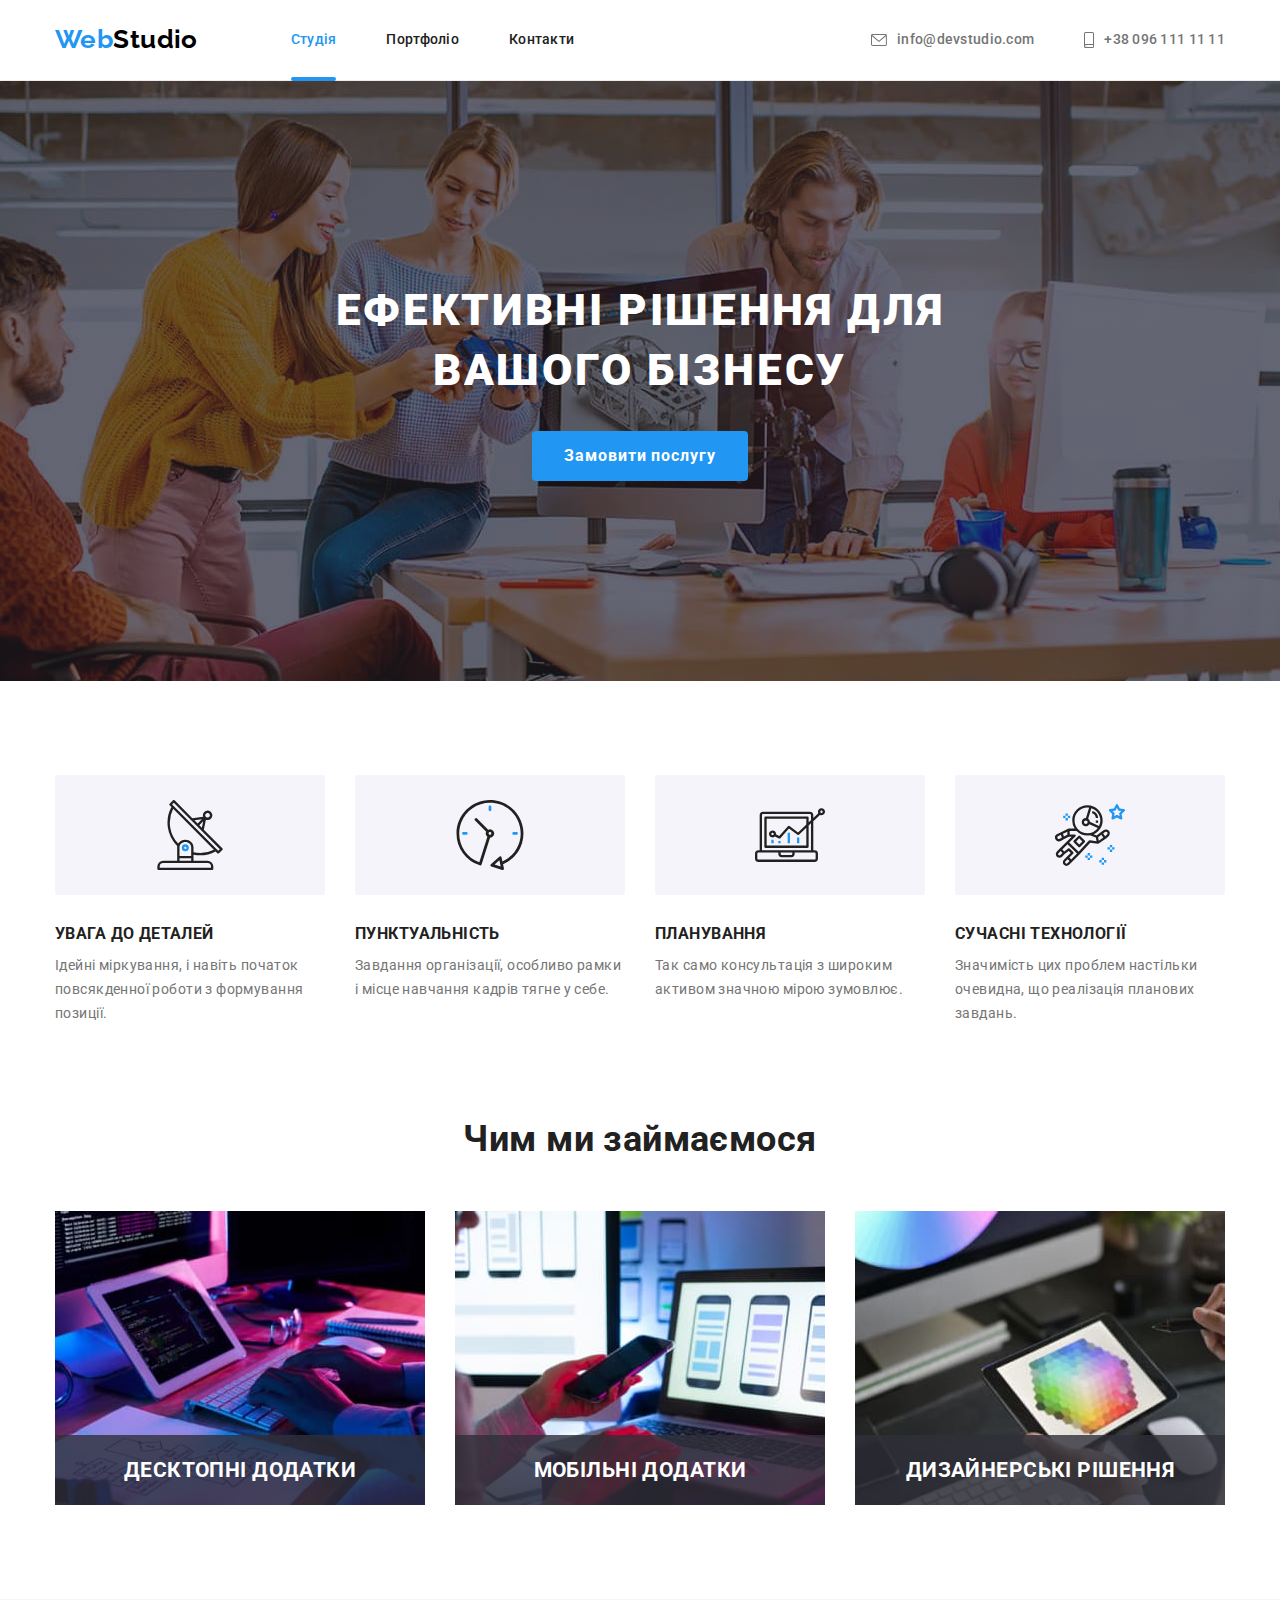
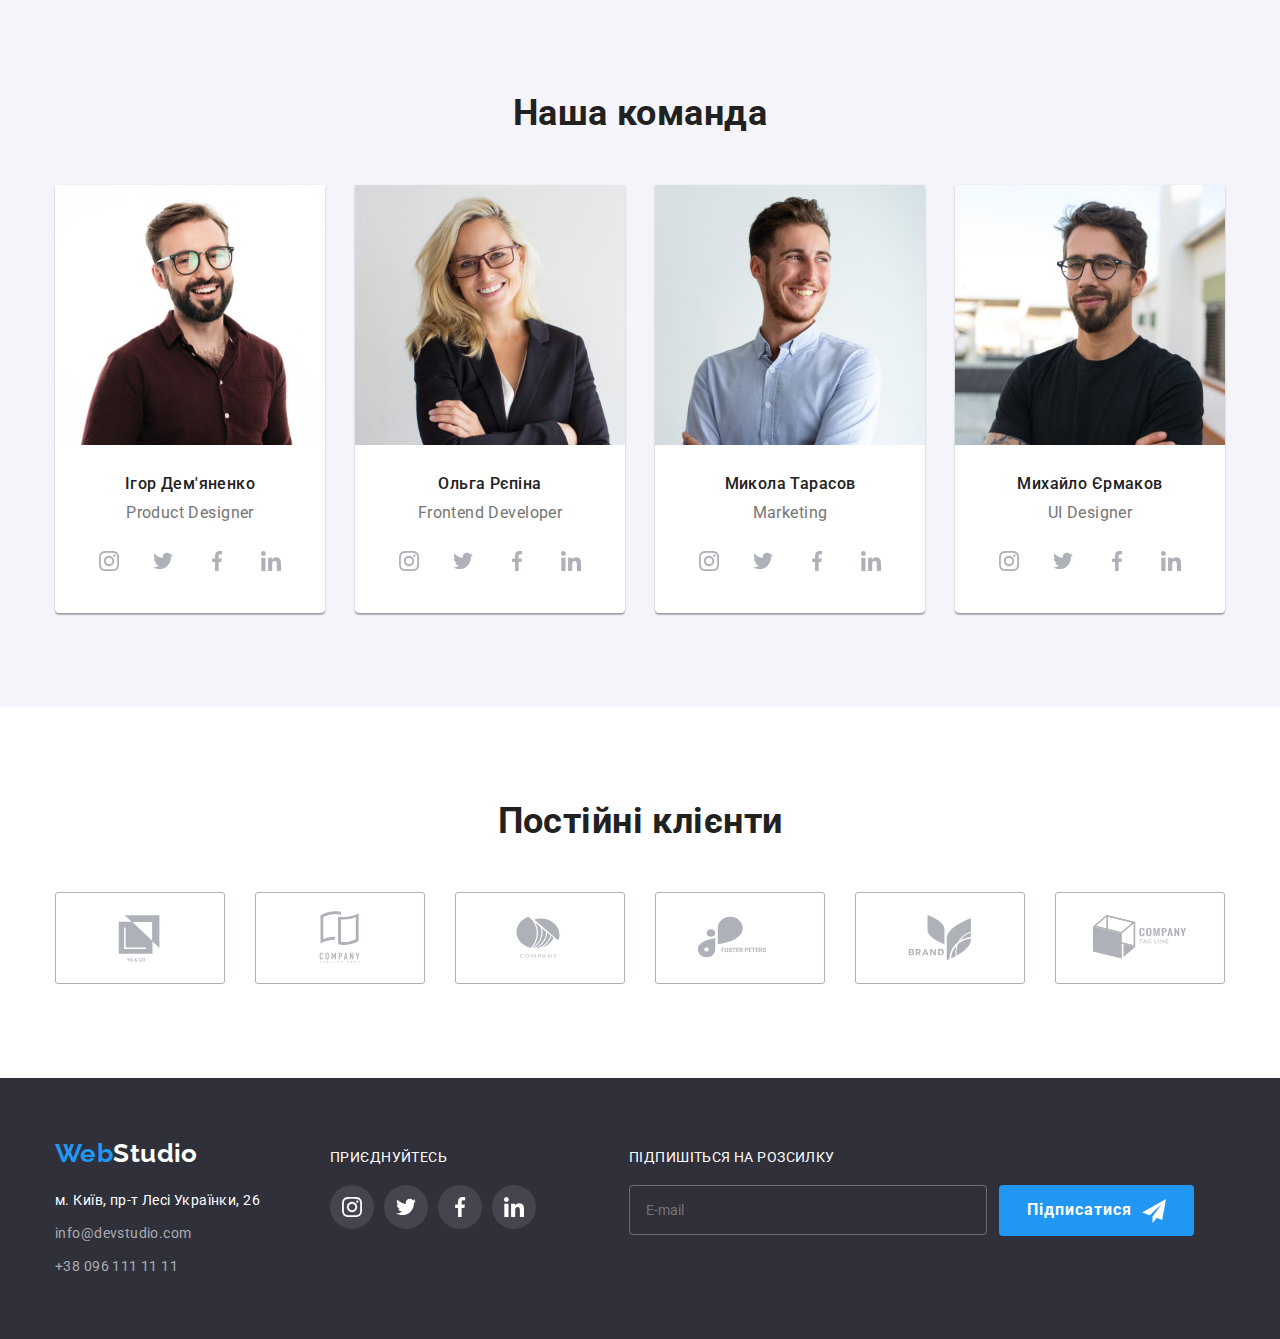
<file: index.html>
<!DOCTYPE html>
<html lang="uk">
  <head>
    <meta charset="UTF-8" />
    <meta http-equiv="X-UA-Compatible" content="IE=edge" />
    <meta name="viewport" content="width=device-width, initial-scale=1.0" />
    <title>Document</title>
    <link rel="preconnect" href="https://fonts.googleapis.com" />
    <link rel="preconnect" href="https://fonts.gstatic.com" crossorigin />
    <link
      href="https://fonts.googleapis.com/css2?family=Raleway:wght@700&family=Roboto:wght@400;500;700;900&display=swap"
      rel="stylesheet"
    />
    <link
      rel="stylesheet"
      href="https://cdnjs.cloudflare.com/ajax/libs/modern-normalize/1.1.0/modern-normalize.min.css"
    />
    <link rel="stylesheet" href="./css/css/styles.css" />
  </head>
  <body>
    <!-- Site header-->
    <header>
      <div class="container main-nav">
        <nav class="main-nav">
          <a lang="en" href="./index.html" class="logo"><span>Web</span>Studio </a>
          <ul class="site-nav list">
            <li class="item"><a href="" class="link current nav-link">Студія</a></li>
            <li class="item"><a href="./portfolio.html" class="link">Портфоліо</a></li>
            <li class="item"><a href="" class="link">Контакти</a></li>
          </ul>
        </nav>
        <ul class="con-nav list">
          <li class="item">
            <a href="mailto:info@devstudio.com" class="text-link contacs-tellcon">
              <svg class="item-svg" width="16px" height="12px">
                <use href=".//images/icons.svg/sprite.svg#icon-mail"></use>
              </svg>
              info@devstudio.com
            </a>
          </li>
          <li class="item">
            <a href="tel:+380961111111" class="text-link contacs-tellcon">
              <svg class="item-svg" width="10px" height="16px">
                <use href="./images/icons.svg/sprite.svg#icon-telefon"></use></svg
              >+38 096 111 11 11</a
            >
          </li>
        </ul>
      </div>
    </header>
    <main>
      <!--Hero-->
      <section class="slogan overlay">
        <div class="">
          <div class="container">
            <h1 class="hero-title">Ефективні рішення для вашого бізнесу</h1>
            <button data-modal-open type="button" class="button">Замовити послугу</button>
          </div>
        </div>
      </section>
      <!--Benefits-->
      <section class="section secondary-section">
        <div class="container">
          <h2 class="visually-hidden">Переваги</h2>
          <ul class="list benefits-content">
            <li class="item">
              <div class="features-box">
                <svg width="70px" height="70px">
                  <use href="./images/icons.svg/sprite.svg#icon-antenna"></use>
                </svg>
              </div>
              <h3 class="benefits-title">УВАГА ДО ДЕТАЛЕЙ</h3>
              <p class="text">
                Ідейні міркування, і навіть початок повсякденної роботи з формування позиції.
              </p>
            </li>
            <li class="item">
              <div class="features-box">
                <svg width="70px" height="70px">
                  <use href="./images/icons.svg/sprite.svg#icon-clock"></use>
                </svg>
              </div>
              <h3 class="benefits-title">ПУНКТУАЛЬНІСТЬ</h3>
              <p class="text">
                Завдання організації, особливо рамки і місце навчання кадрів тягне у себе.
              </p>
            </li>
            <li class="item">
              <div class="features-box">
                <svg width="70px" height="70px">
                  <use href="./images/icons.svg/sprite.svg#icon-diagram"></use>
                </svg>
              </div>
              <h3 class="benefits-title">ПЛАНУВАННЯ</h3>
              <p class="text">Так само консультація з широким активом значною мірою зумовлює.</p>
            </li>
            <li class="item">
              <div class="features-box">
                <svg width="70px" height="70px">
                  <use href="./images/icons.svg/sprite.svg#icon-astronaut"></use>
                </svg>
              </div>
              <h3 class="benefits-title">СУЧАСНІ ТЕХНОЛОГІЇ</h3>
              <p class="text">
                Значимість цих проблем настільки очевидна, що реалізація планових завдань.
              </p>
            </li>
          </ul>
        </div>
      </section>
      <!--Work service-->
      <section class="section secondary-section no-padding">
        <div class="container">
          <h2 class="section-title">Чим ми займаємося</h2>
          <ul class="list service">
            <li class="service-example">
              <div class="service-name">
                <h2 class="service-description">Десктопні додатки</h2>
              </div>
              <img src="./images/box1.jpg" alt="кодування" width="370" />
            </li>
            <li class="service-example">
              <div class="service-name">
                <h2 class="service-description">Мобільні додатки</h2>
              </div>
              <img src="./images/box2.jpg" alt="верстка" width="370" />
            </li>
            <li class="service-example">
              <div class="service-name">
                <h2 class="service-description">Дизайнерські рішення</h2>
              </div>
              <img src="./images/box3.jpg" alt="дизайн" width="370" />
            </li>
          </ul>
        </div>
      </section>
      <!--Team-->
      <section class="section section-team">
        <div class="container">
          <h2 class="section-title">Наша команда</h2>
          <ul class="list crewman-card">
            <li class="crewman">
              <img src="./images/img-team.jpg" alt="портрет" width="270" />
              <div class="our-product">
                <h3 class="section-text">Ігор Дем'яненко</h3>
                <p class="profession">Product Designer</p>
                <ul class="social-list-team list">
                  <li class="social-list-item">
                    <a class="social-link-team" href="#">
                      <svg class="social-link-icon" width="20px" height="20px">
                        <use href="./images/icons.svg/sprite.svg#icon-insta1"></use></svg
                    ></a>
                  </li>
                  <li class="social-list-item">
                    <a class="social-link-team" href="#">
                      <svg class="social-link-icon" width="20px" height="20px">
                        <use href="./images/icons.svg/sprite.svg#icon-tw1"></use>
                      </svg>
                    </a>
                  </li>
                  <li class="social-list-item">
                    <a class="social-link-team" href="#">
                      <svg class="social-link-icon" width="20px" height="20px">
                        <use href="./images/icons.svg/sprite.svg#icon-fb1"></use>
                      </svg>
                    </a>
                  </li>
                  <li class="social-list-item">
                    <a class="social-link-team" href="#">
                      <svg class="social-link-icon" width="20px" height="20px">
                        <use href="./images/icons.svg/sprite.svg#icon-in1"></use>
                      </svg>
                    </a>
                  </li>
                </ul>
              </div>
            </li>
            <li class="crewman">
              <img src="./images/img-team2.jpg" alt="портрет" width="270" />
              <div class="our-dev">
                <h3 class="section-text">Ольга Рєпіна</h3>
                <p class="profession">Frontend Developer</p>
                <ul class="social-list-team list">
                  <li class="social-list-item">
                    <a class="social-link-team" href="#">
                      <svg class="social-link-icon" width="20px" height="20px">
                        <use href="./images/icons.svg/sprite.svg#icon-insta1"></use></svg
                    ></a>
                  </li>
                  <li class="social-list-item">
                    <a class="social-link-team" href="#">
                      <svg class="social-link-icon" width="20px" height="20px">
                        <use href="./images/icons.svg/sprite.svg#icon-tw1"></use>
                      </svg>
                    </a>
                  </li>
                  <li class="social-list-item">
                    <a class="social-link-team" href="#">
                      <svg class="social-link-icon" width="20px" height="20px">
                        <use href="./images/icons.svg/sprite.svg#icon-fb1"></use>
                      </svg>
                    </a>
                  </li>
                  <li class="social-list-item">
                    <a class="social-link-team" href="#">
                      <svg class="social-link-icon" width="20px" height="20px">
                        <use href="./images/icons.svg/sprite.svg#icon-in1"></use>
                      </svg>
                    </a>
                  </li>
                </ul>
              </div>
            </li>
            <li class="crewman">
              <img src="./images/img-team3.jpg" alt="портрет" width="270" />
              <div class="our-product">
                <h3 class="section-text">Микола Тарасов</h3>
                <p class="profession">Marketing</p>
                <ul class="social-list-team list">
                  <li class="social-list-item">
                    <a class="social-link-team" href="#">
                      <svg class="social-link-icon" width="20px" height="20px">
                        <use href="./images/icons.svg/sprite.svg#icon-insta1"></use></svg
                    ></a>
                  </li>
                  <li class="social-list-item">
                    <a class="social-link-team" href="#">
                      <svg class="social-link-icon" width="20px" height="20px">
                        <use href="./images/icons.svg/sprite.svg#icon-tw1"></use>
                      </svg>
                    </a>
                  </li>
                  <li class="social-list-item">
                    <a class="social-link-team" href="#">
                      <svg class="social-link-icon" width="20px" height="20px">
                        <use href="./images/icons.svg/sprite.svg#icon-fb1"></use>
                      </svg>
                    </a>
                  </li>
                  <li class="social-list-item">
                    <a class="social-link-team" href="#">
                      <svg class="social-link-icon" width="20px" height="20px">
                        <use href="./images/icons.svg/sprite.svg#icon-in1"></use>
                      </svg>
                    </a>
                  </li>
                </ul>
              </div>
            </li>
            <li class="crewman">
              <img src="./images/img-team4.jpg" alt="портрет" width="270" />
              <div class="our-des">
                <h3 class="section-text">Михайло Єрмаков</h3>
                <p class="profession">UI Designer</p>
                <ul class="social-list-team list">
                  <li class="social-list-item">
                    <a class="social-link-team" href="#">
                      <svg class="social-link-icon" width="20px" height="20px">
                        <use href="./images/icons.svg/sprite.svg#icon-insta1"></use></svg
                    ></a>
                  </li>
                  <li class="social-list-item">
                    <a class="social-link-team" href="#">
                      <svg class="social-link-icon" width="20px" height="20px">
                        <use href="./images/icons.svg/sprite.svg#icon-tw1"></use>
                      </svg>
                    </a>
                  </li>
                  <li class="social-list-item">
                    <a class="social-link-team" href="#">
                      <svg class="social-link-icon" width="20px" height="20px">
                        <use href="./images/icons.svg/sprite.svg#icon-fb1"></use>
                      </svg>
                    </a>
                  </li>
                  <li class="social-list-item">
                    <a class="social-link-team" href="#">
                      <svg class="social-link-icon" width="20px" height="20px">
                        <use href="./images/icons.svg/sprite.svg#icon-in1"></use>
                      </svg>
                    </a>
                  </li>
                </ul>
              </div>
            </li>
          </ul>
        </div>
      </section>
      <!--regular clients-->
      <section class="section">
        <div class="container">
          <h2 class="section-title">Постійні клієнти</h2>
          <ul class="clients-company list">
            <li class="clients-company-items">
              <a class="clients-company-link" href="#">
                <svg class="clients-company-logo" width="106px" height="60px">
                  <use href="./images/icons.svg/sprite.svg#icon-logo1"></use>
                </svg>
              </a>
            </li>
            <li class="clients-company-items">
              <a class="clients-company-link" href="#">
                <svg class="clients-company-logo" width="106px" height="60px">
                  <use href="./images/icons.svg/sprite.svg#icon-logo2"></use>
                </svg>
              </a>
            </li>
            <li class="clients-company-items">
              <a class="clients-company-link" href="#">
                <svg class="clients-company-logo" width="106px" height="60px">
                  <use href="./images/icons.svg/sprite.svg#icon-logo3"></use>
                </svg>
              </a>
            </li>
            <li class="clients-company-items">
              <a class="clients-company-link" href="#">
                <svg class="clients-company-logo" width="106px" height="60px">
                  <use href="./images/icons.svg/sprite.svg#icon-logo4"></use>
                </svg>
              </a>
            </li>
            <li class="clients-company-items">
              <a class="clients-company-link" href="#">
                <svg class="clients-company-logo" width="106px" height="60px">
                  <use href="./images/icons.svg/sprite.svg#icon-logo5"></use>
                </svg>
              </a>
            </li>
            <li class="clients-company-items">
              <a class="clients-company-link" href="#">
                <svg class="clients-company-logo" width="106px" height="60px">
                  <use href="./images/icons.svg/sprite.svg#icon-logo6"></use>
                </svg>
              </a>
            </li>
          </ul>
        </div>
      </section>
      <div class="backdrop is-hidden" data-modal>
        <div class="modal">
          <button data-modal-close class="button-close">
            <svg class="backdrop-svg" width="18px" height="18px">
              <use href="./images/icons.svg/sprite.svg#icon-close"></use>
            </svg>
          </button>
          <div class="form-modal">
          <b class="modal-text">Залиште свої дані, ми вам передзвонимо</b>
          <form class="form">
            <div class="form-group">
              <label class="form-group-field-desc" for="name">Ім'я</label>
              <div class="form-modal-field">
              <input class="form-modal-field-input" type="text" name="user-name" id="name" required pattern="[a-zA-Zа-яА-ЯіІїЇ]+">
              <svg class="form-modal-input-icon" width="18px" height="18px">
                <use href="./images/icons.svg/sprite.svg#icon-modal-persone"></use>
              </svg>
            </div>
            </div>
            <div class="form-group">
              <label class="form-group-field-desc" for="tel">Телефон</label>
              <div class="form-modal-field">
              <input 
              class="form-modal-field-input" 
              type="tel" name="tel" id="tel" 
              required 
              pattern="[0-9]{3}-[0-9]{3}-[0-9]{2}-[0-9]{2}"
              title="xxx-xxx-xx-xx">
              <svg class="form-modal-input-icon" width="18px" height="18px">
                <use href="./images/icons.svg/sprite.svg#icon-modal-tel"></use>
              </svg>
            </div>
            </div>
            <div class="form-group">
              <label class="form-group-field-desc" for="mail">Пошта</label>
              <div class="form-modal-field">
              <input class="form-modal-field-input" type="email" name="mail" id="mail" required>
              <svg class="form-modal-input-icon" width="18px" height="18px">
                <use href="./images/icons.svg/sprite.svg#icon-modal-mail"></use>
              </svg>
            </div>
            </div>
            <div class="form-group">
              <label class="form-group-field-desc" for="feadback">Коментар</label>
              <textarea class="form-group-field-massege" name="feadback" id="feadback" placeholder="Введіть текст"></textarea>
            </div>
              <label class="modal-form-check-field">
                <input class="modal-form-check" type="checkbox" name="policy" required>
                <svg class="modal-form-own-checkbox" width="16px" height="15px">
                  <use class="modal-form-own-checkbox-icon" href="./images/icons.svg/sprite.svg#icon-check"></use>
                </svg>
                Погоджуюся з розсилкою та приймаю&nbsp;<a class="user-agreement" href="#">Умови договору</a>
              </label>
            <button class="btn-send-form" type="submit">Відправити</button>
          </form>
          </div>
        </div>
      </div>
    </main>
    <!--Footer-->
    <footer class="dark-section">
      <div class="container container-footer">
        <div class="footer-nav">
          <a lang="en" href="./index.html" class="steplogo-pic steplogo"><span>Web</span>Studio </a>
          <address>
            <ul class="footer-con list">
              <li>
                <a href="https://goo.gl/maps/J5RwahepuZf887FC6" class="footer-address"
                  >м. Київ, пр-т Лесі Українки, 26</a
                >
              </li>
              <li>
                <a
                  href="mailto:info@devstudio.com"
                  target="_blank"
                  rel="noopener noreferrer"
                  class="footer-link"
                  >info@devstudio.com</a
                >
              </li>
              <li><a href="tel:+380961111111" class="footer-link">+38 096 111 11 11</a></li>
            </ul>
          </address>
        </div>
        <div class="footer-social-box">
          <p class="social-list-title">ПРИЄДНУЙТЕСЬ</p>
          <ul class="social-list list">
            <li class="social-list-item">
              <a class="social-list-link" href="#">
                <svg width="20px" height="20px">
                  <use href="./images/icons.svg/sprite.svg#icon-insta1"></use></svg
              ></a>
            </li>
            <li class="social-list-item">
              <a class="social-list-link" href="#">
                <svg width="20px" height="20px">
                  <use href="./images/icons.svg/sprite.svg#icon-tw1"></use>
                </svg>
              </a>
            </li>
            <li class="social-list-item">
              <a class="social-list-link" href="#">
                <svg width="20px" height="20px">
                  <use href="./images/icons.svg/sprite.svg#icon-fb1"></use>
                </svg>
              </a>
            </li>
            <li class="social-list-item">
              <a class="social-list-link" href="#">
                <svg width="20px" height="20px">
                  <use href="./images/icons.svg/sprite.svg#icon-in1"></use>
                </svg>
              </a>
            </li>
          </ul>
        </div>
        <div class="mailing-list">
          <p class="social-list-title">Підпишіться на розсилку</p>
          <form class="mailing-section">
            <label for="mail"></label>
            <input class="footer-mail" type="email" id="mail" name="mail" placeholder="E-mail">
            <button data-modal-open  type="submit" class="footer-button">Підписатися
              <svg class="mailing" width="24px" height="24px">
                <use href="./images/icons.svg/sprite.svg#icon-image-1"></use>
              </svg>
            </button>
          </form>
        </div>
      </div>
    </footer>
    <script src="./js/modal.js"></script>
  </body>
</html>
</file>
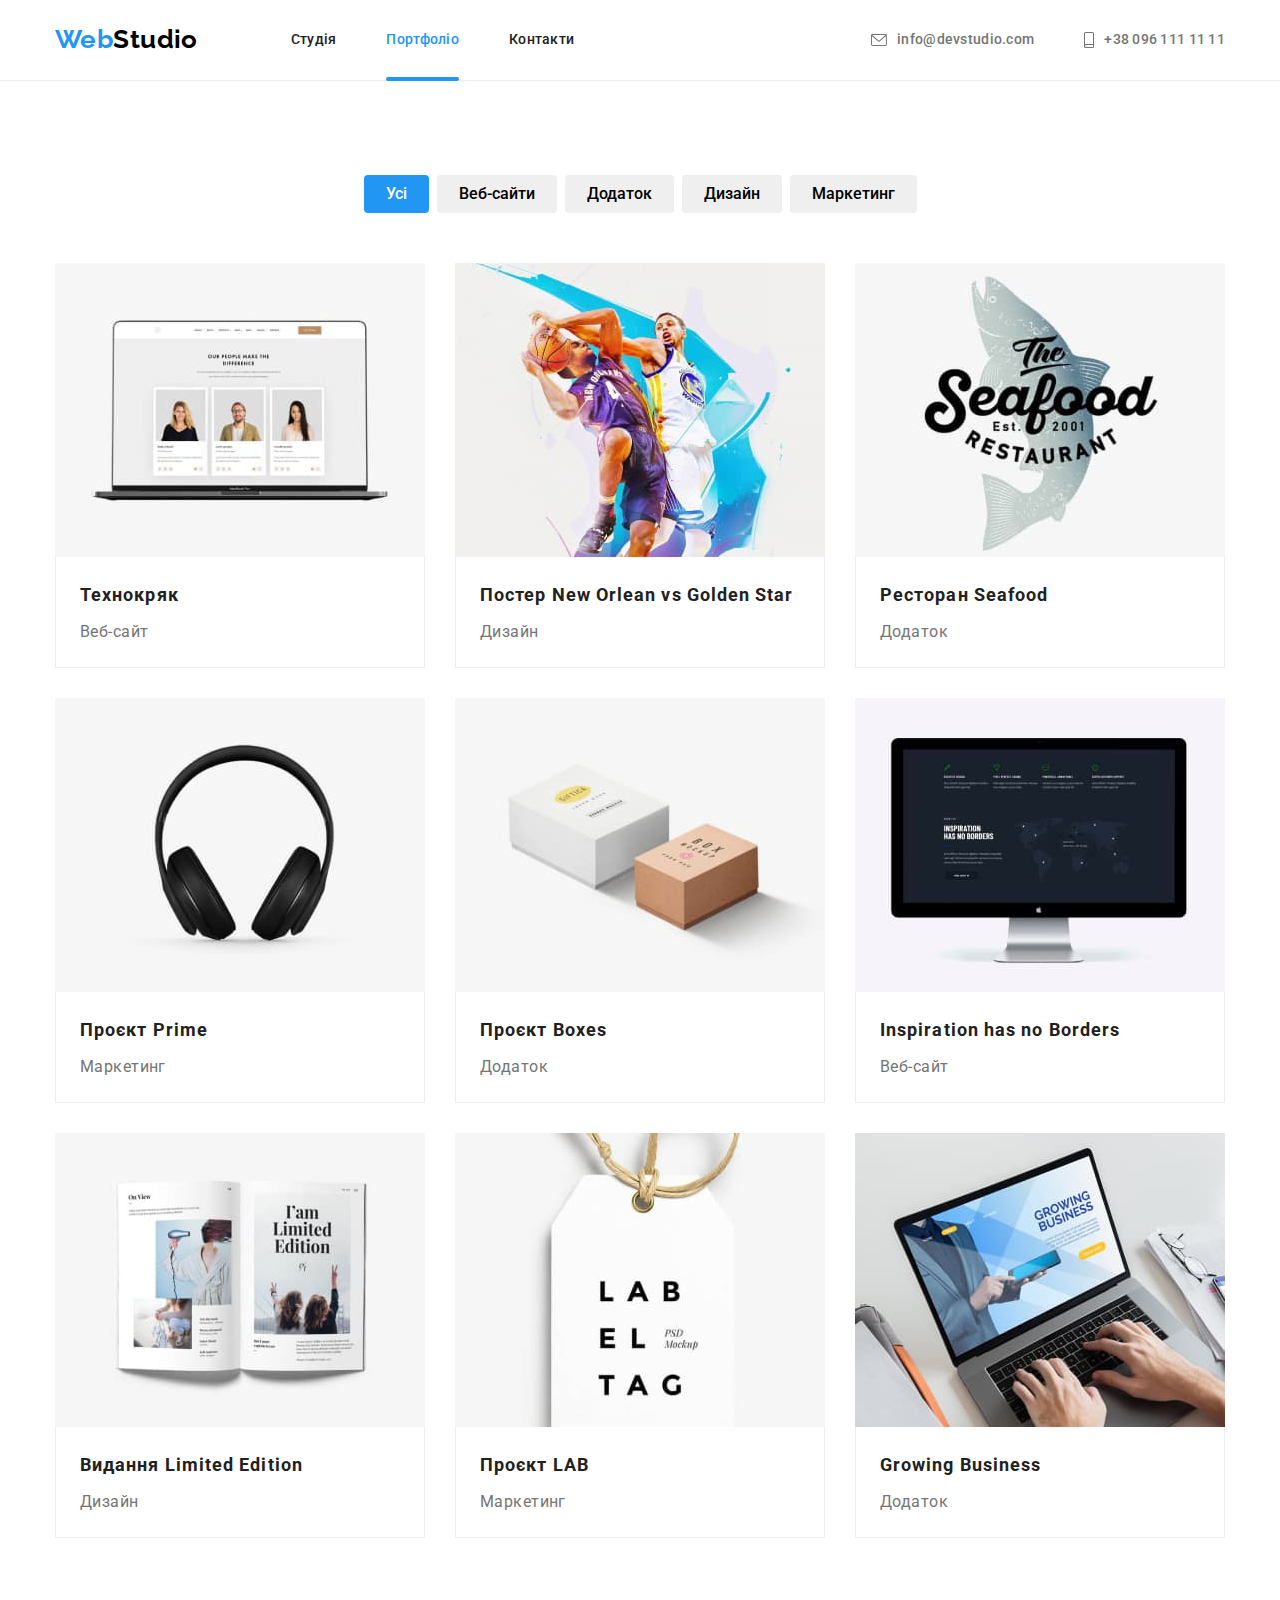
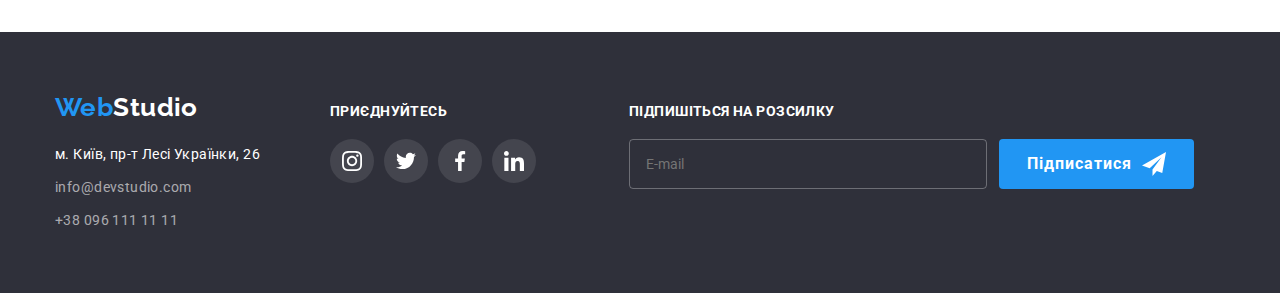
<file: portfolio.html>
<!DOCTYPE html>
<html lang="uk">
  <head>
    <meta charset="UTF-8" />
    <meta name="viewport" content="width=device-width, initial-scale=1.0" />
    <title>Document</title>
    <link rel="preconnect" href="https://fonts.googleapis.com" />
    <link rel="preconnect" href="https://fonts.gstatic.com" crossorigin />
    <link
      href="https://fonts.googleapis.com/css2?family=Raleway:wght@700&family=Roboto:wght@400;500;700;900&display=swap"
      rel="stylesheet"
    />
    <link
      rel="stylesheet"
      href="https://cdnjs.cloudflare.com/ajax/libs/modern-normalize/1.1.0/modern-normalize.min.css"
    />
    <link rel="stylesheet" href="./css/css/styles.css" />
  </head>
  <body>
    <!-- Site header-->
    <header>
      <div class="container main-nav">
        <nav class="main-nav">
          <a lang="en" href="./index.html" class="logo"><span>Web</span>Studio </a>
          <ul class="site-nav list">
            <li class="item"><a href="./index.html" class="link">Студія</a></li>
            <li class="item"><a href="" class="link current nav-link">Портфоліо</a></li>
            <li class="item"><a href="" class="link">Контакти</a></li>
          </ul>
        </nav>
        <ul class="con-nav list">
          <li class="item">
            <a href="mailto:info@devstudio.com" class="text-link contacs-tellcon">
              <svg class="item-svg" width="16px" height="12px">
                <use href=".//images/icons.svg/sprite.svg#icon-mail"></use>
              </svg>
              info@devstudio.com
            </a>
          </li>
          <li class="item">
            <a href="tel:+380961111111" class="text-link contacs-tellcon">
              <svg class="item-svg" width="10px" height="16px">
                <use href="./images/icons.svg/sprite.svg#icon-telefon"></use></svg
              >+38 096 111 11 11</a
            >
          </li>
        </ul>
      </div>
    </header>
    <main>
      <!--Navigation-->
      <section class="section">
        <div class="container accent">
          <h1 class="visually-hidden">Портфоліо</h1>
          <ul class="list section-nav">
            <li class="item"><button type="button" class="push accent-text">Усі</button></li>
            <li class="item"><button type="button" class="accent-text">Веб-сайти</button></li>
            <li class="item"><button type="button" class="accent-text">Додаток</button></li>
            <li class="item"><button type="button" class="accent-text">Дизайн</button></li>
            <li class="item"><button type="button" class="accent-text">Маркетинг</button></li>
          </ul>
        </div>
        <!--Work examples-->
        <div class="container">
          <ul class="list work-examples">
            <li class="project item">
              <div class="project-card">
                <a href="" class="link-item">
                  <div class="project-thumb">
                    <img src="./img.portfolio/img1.jpg" alt="Веб-сайт" width="370" />
                      <div class="project-modal">
                        <p class="project-description">
                          Ресурс пропонує комплексні пропозиції з різним рівнем функціоналу та
                          сервісів. Все це дозволить відвідувачу отримати вичерпні відомості про
                          компанію чи приватну особу.
                        </p>
                      </div>
                  </div>
                  <div class="project-idea">
                    <h2 class="project-name">Технокряк</h2>
                    <p class="project-category">Веб-сайт</p>
                  </div>
                </a>
              </div>
            </li>
            <li class="project item">
              <div class="project-card">
                <a href="" class="link-item">
                  <div class="project-thumb">
                    <img  src="./img.portfolio/img.jpg" alt="Дизайн" width="370" />
                    <div class="project-modal">
                      <p class="project-description">
                        Ресурс пропонує комплексні пропозиції з різним рівнем функціоналу та
                        сервісів. Все це дозволить відвідувачу отримати вичерпні відомості про
                        компанію чи приватну особу.
                      </p>
                    </div>
                  </div>
                  <div class="project-idea">
                    <h2 class="project-name">Постер New Orlean vs Golden Star</h2>
                    <p class="project-category">Дизайн</p>
                  </div>
                </a>
              </div>
            </li>
            <li class="project item">
              <div class="project-card">
                <a href="" class="link-item">
                  <div class="project-thumb">
                    <img  src="./img.portfolio/img3.jpg" alt="Додаток" width="370" />
                   <div class="project-modal">
                    <p class="project-description">
                      Ресурс пропонує комплексні пропозиції з різним рівнем функціоналу та
                      сервісів. Все це дозволить відвідувачу отримати вичерпні відомості про
                      компанію чи приватну особу.
                    </p>
                    </div>
                  </div>
                  <div class="project-idea">
                    <h2 class="project-name">Ресторан Seafood</h2>
                    <p class="project-category">Додаток</p>
                  </div>
                </a>
              </div>
            </li>
            <li class="project item">
              <div class="project-card">
                <a href="" class="link-item">
                  <div class="project-thumb">
                    <img src="./img.portfolio/img4.jpg" alt="Маркетинг" width="370" />
                    <div class="project-modal">
                      <p class="project-description">
                      Ресурс пропонує комплексні пропозиції з різним рівнем функціоналу та
                      сервісів. Все це дозволить відвідувачу отримати вичерпні відомості про
                      компанію чи приватну особу.
                      </p>
                    </div>
                  </div>
                  <div class="project-idea">
                    <h2 class="project-name">Проєкт Prime</h2>
                    <p class="project-category">Маркетинг</p>
                  </div>
                </a>
              </div>
            </li>
            <li class="project item">
              <div class="project-card">
                <a href="" class="link-item">
                  <div class="project-thumb">
                  <img src="./img.portfolio/img5.jpg" alt="Додаток" width="370" />
                  <div class="project-modal">
                    <p class="project-description">
                    Ресурс пропонує комплексні пропозиції з різним рівнем функціоналу та
                    сервісів. Все це дозволить відвідувачу отримати вичерпні відомості про
                    компанію чи приватну особу.
                    </p>
                  </div>
                </div>
                  <div class="project-idea">
                    <h2 class="project-name">Проєкт Boxes</h2>
                    <p class="project-category">Додаток</p>
                  </div>
                </a>
              </div>
            </li>
            <li class="project item">
              <div class="project-card">
                <a href="" class="link-item">
                  <div class="project-thumb">
                  <img src="./img.portfolio/img6.jpg" alt="Веб-сайт" width="370" />
                  <div class="project-modal">
                    <p class="project-description">
                    Ресурс пропонує комплексні пропозиції з різним рівнем функціоналу та
                    сервісів. Все це дозволить відвідувачу отримати вичерпні відомості про
                    компанію чи приватну особу.
                    </p>
                  </div>
                </div>
                  <div class="project-idea">
                    <h2 class="project-name">Inspiration has no Borders</h2>
                    <p class="project-category">Веб-сайт</p>
                  </div>
                </a>
              </div>
            </li>
            <li class="project item">
              <div class="project-card">
                <a href="" class="link-item">
                  <div class="project-thumb">
                  <img src="./img.portfolio/img7.jpg" alt="Дизайн" width="370" />
                  <div class="project-modal">
                    <p class="project-description">
                    Ресурс пропонує комплексні пропозиції з різним рівнем функціоналу та
                    сервісів. Все це дозволить відвідувачу отримати вичерпні відомості про
                    компанію чи приватну особу.
                    </p>
                  </div>
                </div>
                  <div class="project-idea">
                    <h2 class="project-name">Видання Limited Edition</h2>
                    <p class="project-category">Дизайн</p>
                  </div>
                </a>
              </div>
            </li>
            <li class="project item">
              <div class="project-card">
                <a href="" class="link-item">
                  <div class="project-thumb">
                  <img src="./img.portfolio/img8.jpg" alt="Маркетинг" width="370" />
                  <div class="project-modal">
                    <p class="project-description">
                    Ресурс пропонує комплексні пропозиції з різним рівнем функціоналу та
                    сервісів. Все це дозволить відвідувачу отримати вичерпні відомості про
                    компанію чи приватну особу.
                    </p>
                  </div>
                </div>
                  <div class="project-idea">
                    <h2 class="project-name">Проєкт LAB</h2>
                    <p class="project-category">Маркетинг</p>
                  </div>
                </a>
              </div>
            </li>
            <li class="project item">
              <div class="project-card">
                <a href="" class="link-item">
                  <div class="project-thumb">
                  <img src="./img.portfolio/img9.jpg" alt="Додаток" width="370" />
                  <div class="project-modal">
                    <p class="project-description">
                    Ресурс пропонує комплексні пропозиції з різним рівнем функціоналу та
                    сервісів. Все це дозволить відвідувачу отримати вичерпні відомості про
                    компанію чи приватну особу.
                    </p>
                  </div>
                </div>
                  <div class="project-idea">
                    <h2 class="project-name">Growing Business</h2>
                    <p class="project-category">Додаток</p>
                  </div>
                </a>
              </div>
            </li>
          </ul>
        </div>
      </section>
    </main>
    <!--Footer-->
    <footer class="dark-section">
      <div class="container container-footer">
        <div class="footer-nav">
          <a lang="en" href="./index.html" class="steplogo-pic steplogo"><span>Web</span>Studio </a>
          <address>
            <ul class="footer-con list">
              <li>
                <a href="https://goo.gl/maps/J5RwahepuZf887FC6" class="footer-address"
                  >м. Київ, пр-т Лесі Українки, 26</a
                >
              </li>
              <li>
                <a
                  href="mailto:info@devstudio.com"
                  target="_blank"
                  rel="noopener noreferrer"
                  class="footer-link"
                  >info@devstudio.com</a
                >
              </li>
              <li><a href="tel:+380961111111" class="footer-link">+38 096 111 11 11</a></li>
            </ul>
          </address>
        </div>
        <div class="footer-social-box">
          <h3 class="social-list-title">ПРИЄДНУЙТЕСЬ</h3>
          <ul class="social-list list">
            <li class="social-list-item">
              <a class="social-list-link" href="#">
                <svg width="20px" height="20px">
                  <use href="./images/icons.svg/sprite.svg#icon-insta1"></use></svg
              ></a>
            </li>
            <li class="social-list-item">
              <a class="social-list-link" href="#">
                <svg width="20px" height="20px">
                  <use href="./images/icons.svg/sprite.svg#icon-tw1"></use>
                </svg>
              </a>
            </li>
            <li class="social-list-item">
              <a class="social-list-link" href="#">
                <svg width="20px" height="20px">
                  <use href="./images/icons.svg/sprite.svg#icon-fb1"></use>
                </svg>
              </a>
            </li>
            <li class="social-list-item">
              <a class="social-list-link" href="#">
                <svg width="20px" height="20px">
                  <use href="./images/icons.svg/sprite.svg#icon-in1"></use>
                </svg>
              </a>
            </li>
          </ul>
        </div>
        <div class="mailing-list">
          <h3 class="social-list-title">Підпишіться на розсилку</h3>
          <form class="mailing-section">
            <label for="mail"></label>
            <input class="footer-mail" type="email" id="mail" name="mail" placeholder="E-mail">
            <button data-modal-open  type="submit" class="footer-button">Підписатися
              <svg class="mailing" width="24px" height="24px">
                <use href="./images/icons.svg/sprite.svg#icon-image-1"></use>
              </svg>
            </button>
          </form>
        </div>
      </div>
    </footer>
  </body>
</html>
</file>
<file: css/css/styles.css>
/*цвет основного текста #757575*/
/*цвет заголовка #212121*/
/*акцент #2196F3*/
/*цвет контактов футера rgba(255, 255, 255, 0.6);*/

/*бекграунд шапка #FFFFFF*/
/*бекграунд чем мы занимаемся #E5E5E5*/
/*бекграунд наша команда иконки #FFFFFF общий беграунд #F5F4FA*/
/*бекграунд футера #2F303A*/

:root {
  --primary-text-color: #757575;
  --accent-color: #2196f3;
  --accent-bgc-color: #ffff;
  --title-text-color: #212121;
  --logo-accent-color: #000;
  --address-secondary-color: rgba(255, 255, 255, 0.6);
  --bgc-dark-section: #2f303a;
  --border-cl: #eeeeee;
  --bd-section-team: #f5f4fa;
  --header-border-cl: #ececec;
  --bgc-secondary-section: #e5e5e5;
}

body {
  background-color: var(--accent-bgc-color);
  color: var(--primary-text-color);
  font-family: Roboto, sans-serif;
  font-size: 14px;
  letter-spacing: 0.03em;
}

.visually-hidden {
  position: absolute;
  width: 1px;
  height: 1px;
  margin: -1px;
  border: 0;
  padding: 0;
  white-space: nowrap;
  clip-path: inset(100%);
  clip: rect(0 0 0 0);
  overflow: hidden;
}
.list {
  list-style: none;
  padding: 0;
  margin: 0;
}
h1,
h2,
h3,
h4,
h5,
h6,
p {
  padding: 0;
  margin: 0;
}
img {
  display: block;
}
/*background*/
.secondary-section {
  padding-top: 94px;
  padding-bottom: 94px;

  background-color: var(--accent-bgc-color);
}
.secondary-section.no-padding {
  padding-top: 0;
  padding-bottom: 94px;
}
.dark-section {
  padding-top: 60px;
  padding-bottom: 60px;

  background-color: var(--bgc-dark-section);
}
.section-team {
  background-color: var(--bd-section-team);
}
/*header*/
header {
  border-bottom: 1px solid var(--header-border-cl);
}
/*main nav*/
.main-nav {
  display: flex;
  align-items: center;
}
/*logo*/
.logo {
  padding-top: 24px;
  padding-bottom: 25px;

  color: var(--logo-accent-color);

  font-family: Raleway, sans-serif;
  font-weight: 700;
  font-size: 26px;
  line-height: 1.19;
  text-decoration: none;
}
.logo span,
.steplogo span {
  color: var(--accent-color);
}
.steplogo {
  color: var(--accent-bgc-color);

  font-family: Raleway, sans-serif;
  font-weight: 700;
  font-size: 26px;
  line-height: 1.19;
  text-decoration: none;
}
.slogan {
  padding-bottom: 200px;
  padding-top: 200px;
  text-align: center;
}

.steplogo-pic {
  display: block;
  margin-bottom: 20px;
}
/*site nav*/
.site-nav {
  display: flex;
  margin-left: 93px;
}
.site-nav .item + .item {
  margin-left: 50px;
}
.site-nav .link {
  padding-top: 32px;
  padding-bottom: 32px;
  display: block;

  color: var(--title-text-color);

  font-weight: 500;
  line-height: 1.14;
  letter-spacing: 0.02em;
  text-decoration: none;
  transition: color 250ms cubic-bezier(0.4, 0, 0.2, 1);
}
.site-nav .link:hover,
.site-nav .link:focus {
  color: var(--accent-color);
  transition: color 250ms cubic-bezier(0.4, 0, 0.2, 1);
}
.site-nav .current:visited {
  color: var(--accent-color);
}
/*con-nav*/
.con-nav {
  display: flex;
  margin-left: auto;
}
.con-nav .item + .item {
  margin-left: 50px;
}
.con-nav .text-link {
  padding-top: 32px;
  padding-bottom: 32px;
  display: flex;

  color: var(--primary-text-color);

  font-weight: 500;
  line-height: 1.14;
  letter-spacing: 0.02em;
  text-decoration: none;
  align-items: center;
  justify-content: center;
  transition: color 250ms cubic-bezier(0.4, 0, 0.2, 1);
}
.con-nav .text-link:hover,
.con-nav .text-link:focus {
  color: var(--accent-color);
}
.contacs-tellcon {
  align-items: center;
  justify-content: center;
}
.item-svg {
  margin-right: 10px;
  fill: currentColor;
}
/*navigation portfolio*/
.section-nav {
  display: flex;
  justify-content: center;
}
.section-nav .item:not(:last-child) {
  margin-right: 8px;
}
.nav-link::after {
  content: ' ';
  position: absolute;
  bottom: -1px;
  left: 0;
  width: 100%;
  border: 2px solid #2196f3;
  border-radius: 2px;
  background-color: #2196f3;
}
.nav-link {
  position: relative;
}

/*Hero*/
.hero-title {
  width: 696px;
  margin-top: 0;
  margin-bottom: 30px;
  margin-right: auto;
  margin-left: auto;

  color: var(--accent-bgc-color);

  font-weight: 900;
  font-size: 44px;
  line-height: 1.36;
  text-align: center;
  letter-spacing: 0.06em;
  text-transform: uppercase;
}
.overlay {
  max-width: 1600px;
  height: 600px;
  margin-left: auto;
  margin-right: auto;
  background-color: var(--bgc-dark-section);
  background-image: linear-gradient(to top, rgba(47, 48, 58, 0.4), rgba(47, 48, 58, 0.4)),
    url(../../images/Img-hero-bg.jpg);
  background-size: cover;
  background-position: center;
  background-repeat: no-repeat;
}
/*button*/
.button {
  margin-right: auto;
  margin-left: auto;
  padding: 10px 32px;
  border: none;

  color: var(--accent-bgc-color);
  background-color: var(--accent-color);

  font-family: inherit;
  font-weight: 700;
  font-size: 16px;
  line-height: 1.88;
  display: flex;
  align-items: center;
  text-align: center;
  letter-spacing: 0.06em;
  cursor: pointer;
  transition-property: background-color;
  transition-duration: 250ms;
  transition-timing-function: cubic-bezier(0.4, 0, 0.2, 1);
}
.button,
.accent-text {
  border-radius: 4px;
}
.accent-text {
  padding: 6px 22px;
  border: none;
  font-family: inherit;
  font-weight: 500;
  font-size: 16px;
  line-height: 1.62;
  text-align: center;
  transition-property: color, background-color, box-shadow;
  transition-duration: 250ms;
  transition-timing-function: cubic-bezier(0.4, 0, 0.2, 1);
}
.accent {
  margin-bottom: 50px;
}

.list .accent-text:hover,
.list .accent-text:focus {
  color: var(--accent-bgc-color);
  background-color: var(--accent-color);
  box-shadow: 0px 3px 1px rgba(0, 0, 0, 0.1), 0px 1px 2px rgba(0, 0, 0, 0.08),
    0px 2px 2px rgba(0, 0, 0, 0.12);
  border-radius: 4px;
  cursor: pointer;
    
}
.push {
  color: var(--accent-bgc-color);
  background-color: var(--accent-color);
}
/*benefits*/
.benefits-title {
  margin-bottom: 10px;
  padding-top: 30px;

  color: var(--title-text-color);
  line-height: 1.14;
  text-transform: uppercase;
}
.benefits-content {
  display: flex;
}
.benefits-content .item:not(:last-child) {
  margin-right: 30px;
}
.text {
  line-height: 1.71;
}
/*section info*/
.section-title {
  margin-bottom: 50px;

  color: var(--title-text-color);

  font-size: 36px;
  line-height: 1.16;
  text-align: center;
}
.section-text {
  margin-bottom: 10px;

  color: var(--title-text-color);

  font-weight: 500;
  font-size: 16px;
  line-height: 1.18;
  text-align: center;
}
.our-product {
  padding: 30px 0 30px;
}
.our-des {
  padding: 30px 0 30px;
}
.our-dev {
  padding: 30px 0 30px;
}
.profession {
  font-size: 16px;
  line-height: 1.18;
  text-align: center;
  margin-bottom: 16px;
}
/*team*/
.crewman {
  width: 270px;
  background-color: var(--accent-bgc-color);
  box-shadow: 0px 1px 3px rgba(0, 0, 0, 0.12), 0px 1px 1px rgba(0, 0, 0, 0.14),
    0px 2px 1px rgba(0, 0, 0, 0.2);
  border-radius: 0px 0px 4px 4px;
}
.crewman-card {
  display: flex;
}
.crewman:not(:last-child) {
  margin-right: 30px;
}
.social-link-team {
  display: flex;
  align-items: center;
  justify-content: center;
  height: 44px;
  width: 44px;
  border-radius: 50%;
  fill: #afb1b8;
  transition: background-color 250ms cubic-bezier(0.4, 0, 0.2, 1);
}
.social-link-icon {
  transition:fill 250ms cubic-bezier(0.4, 0, 0.2, 1);
}
.social-link-team:hover,
.social-link-team:focus {
  fill: var(--accent-bgc-color);
  background-color: var(--accent-color);
}
.social-list-team {
  display: flex;
  justify-content: center;
}
/*clients company*/
.clients-company-link {
  display: flex;
  align-items: center;
  justify-content: center;
  fill: #afb1b8;
  height: 92px;
  width: 170px;

  height: 92px;
  -webkit-box-pack: center;
  border: 1px solid #afb1b8;
  border-radius: 3px;
}
.clients-company {
  display: flex;
  gap: 30px;
}
.clients-company-link:hover,
.clients-company-link:focus {
  fill: var(--accent-color);
  border-color: var(--accent-color);
}
.clients-company-link {
  border: 1px solid #afb1b8;
  border-radius: 3px;
  transition: border-color 250ms cubic-bezier(0.4, 0, 0.2, 1);
}
.clients-company-logo {
  transition: fill 250ms cubic-bezier(0.4, 0, 0.2, 1);
}
.clients-company-items {
  display: flex;

  max-width: 170px;
  justify-content: space-between;
  align-items: center;
}

/*work service*/
.service {
  display: flex;
}
.service-example {
  position: relative;
}
.service-example:not(:last-child) {
  margin-right: 30px;
}
.service-name {
  position: absolute;
  display: flex;
  justify-content: center;
  align-items: center;
  bottom: 0;

  width: 100%;
  height: 100%;
  max-width: 370px;
  max-height: 70px;
  background-color: rgba(47, 48, 58, 0.8);
  color: var(--accent-bgc-color);
}
.service-description {
  line-height: 16px;
  color: var(--accent-bgc-color);
  text-transform: uppercase;
}
.project {
  width: 370px;
}
.project-name {
  margin-bottom: 4px;
  font-size: 18px;
  line-height: 2;
  letter-spacing: 0.06em;
  color: var(--title-text-color);
}
.project-category {
  font-size: 16px;
  line-height: 1.88;
}
.project-idea {
  padding: 20px 24px;
  border-bottom: 1px solid var(--border-cl);
  border-left: 1px solid var(--border-cl);
  border-right: 1px solid var(--border-cl);
}

.link-item {
  display: block;
  text-decoration: none;
  color: var(--primary-text-color);
  overflow: hidden;
  transition-property: box-shadow;
  transition-duration: 250ms;
  transition-timing-function: cubic-bezier(0.4, 0, 0.2, 1);
}
.link-item:hover,
.link-item:focus {
  box-shadow: 0px 1px 1px rgba(0, 0, 0, 0.12), 0px 4px 4px rgba(0, 0, 0, 0.06),
    1px 4px 6px rgba(0, 0, 0, 0.16);
 
}
/*work-examples*/
.work-examples {
  display: flex;
  flex-wrap: wrap;
  gap: 30px;
}

.work-examples .item {
  flex-basis: calc((100% - 240px) / 9);
}
.link-item {
  position: relative;
}

.project-modal {
  position: absolute;
  top: 0;
  left: 0;
  width: 370px;
  height: 294px;
  padding: 63px 24px;
  transform: translateY(100%);
  background-color: rgba(33, 150, 243, 0.9);
  transition: transform 250ms cubic-bezier(0.4, 0, 0.2, 1);
}


.link-item:hover .project-modal,
.link-item:focus .project-modal {
  transform: translateY(0);
}
.project-description {
  margin: 0;
  font-size: 18px;
  line-height: 1.55;
  letter-spacing: 0.03em;
  color: #fff;
}
.project-thumb {
  position: relative;
  overflow: hidden;
}


/*footer*/
.container-footer {
  display: flex;
  align-items: baseline;
}
.footer-link {
  color: var(--address-secondary-color);
  text-decoration: none;
}
.footer-link:hover,
.footer-link:focus {
  color: var(--accent-color);
}
.footer-nav {
  margin-right: 70px;
}
.social-list-title {
  color: var(--accent-bgc-color);
  line-height: 16px;
  text-transform: uppercase;
  font-size: 14px;
}
.social-list {
  display: flex;
  margin-top: 20px;
}

.social-list-item:not(:last-child) {
  margin-right: 10px;
}
.social-list-link {
  display: flex;
  align-items: center;
  justify-content: center;
  height: 44px;
  width: 44px;
  border-radius: 50%;
  background-color: rgba(255, 255, 255, 0.1);
  fill: #ffff;
  transition: background-color 250ms cubic-bezier(0.4, 0, 0.2, 1);
}
.social-list-link:hover,
.social-list-link:focus {
  background-color: var(--accent-color);
}
.footer-social-box {
  margin-right: 93px;
}

.footer-address {
  color: var(--accent-bgc-color);
  text-decoration: none;
}
.footer-address:hover,
.footer-address:focus {
  color: var(--accent-color);
}

.footer-con {
  font-style: normal;
  font-weight: 400;
  line-height: 1.71;


}
.footer-con :not(:last-child) {
  margin-bottom: 9px;
}
.footer-link,
.footer-address {
  display: block;
  transition: all 250ms cubic-bezier(0.4, 0, 0.2, 1);
}

.container {
  margin-left: auto;
  margin-right: auto;
  width: 1200px;
  padding-left: 15px;
  padding-right: 15px;
}
.section {
  padding-top: 94px;
  padding-bottom: 94px;
}
.features-box {
  display: flex;
  content: '';
  width: 270px;
  height: 120px;
  justify-content: center;
  align-items: center;
  background-color: var(--bd-section-team);
  border-radius: 3px;
}
.backdrop {
  position: fixed;
  top: 0;
  left: 0;
  background-color: rgba(0, 0, 0, 0.2);
  width: 100%;
  height: 100%;
  transform: scale(1);
  transition: scale 250ms cubic-bezier(0.4, 0, 0.2, 1), opacity 250ms cubic-bezier(0.4, 0, 0.2, 1), visibility  250ms cubic-bezier(0.4, 0, 0.2, 1);
}
.backdrop-svg {
  height: 20px;
}
.backdrop.is-hidden {
  opacity: 0;
  pointer-events: none;
  visibility: hidden;
}
.backdrop.is-hidden .modal {
  transform: translate(-50%, -50%) scale(0.9);
}
.modal {
  display: flex;
  position: absolute;
  top: 50%;
  left: 50%;
  transform: translate(-50%, -50%) scale(1);
  flex-direction: column;
  padding: 40px;

  min-width: 528px;

  background-color: var(--accent-bgc-color);
  border-radius: 4px;
  box-shadow: 0px 1px 3px rgba(0, 0, 0, 0.12), 0px 1px 1px rgba(0, 0, 0, 0.14),
    0px 2px 1px rgba(0, 0, 0, 0.2);
}
.button-close {
  position: absolute;
  top: 8px;
  right: 8px;
  padding-left: 5px;
  padding-top: 4px;
  width: 30px;
  height: 30px;
  border: 1px solid rgba(0, 0, 0, 0.1);
  border-radius: 50%;
  cursor: pointer;
  background-color: var(--accent-bgc-color);
  transition-property: fill;
  transition-duration: 250ms;
  transition-timing-function: cubic-bezier(0.4, 0, 0.2, 1);
  
}
.button-close:hover,
.button-close:focus {
  fill: var(--accent-color);
}
.modal-text {
  display: block;
  font-size: 20px;
  line-height: 23px;
  text-align: center;
  margin-bottom: 12px;
  color: var(--title-text-color);
}
.form-modal-input-icon {
  display: block;
  position: absolute;
  top: 50%;
  left: 12px;
  transform: translateY(-50%);
  transition: fill 250ms cubic-bezier(0.4, 0, 0.2, 1);
}
.form-modal-field {
  display: block;
  position: relative;
}
.form-modal-field-input {
  width: 100%;
  height: 40px;
  transition: border-color 250ms cubic-bezier(0.4, 0, 0.2, 1);
  
}
.form-modal-field-input:focus {
  border-color: var(--accent-color);
  outline: none;
}
.form-modal-field-input:focus + .form-modal-input-icon {
  fill: var(--accent-color);
  border-color: var(--accent-color);
}
.form-group-field-massege {
  width: 100%;
  height: 120px;
  padding: 12px 16px;
  resize: none;
  transition: border-color 250ms cubic-bezier(0.4, 0, 0.2, 1);
}
.form-group-field-massege:focus {
  outline: none;
  border-color: var(--accent-color);
}
.form-group-field-massege::placeholder {
  color: rgba(117, 117, 117, 0.5);
}
.form-group-field-desc {
  display: block;
  margin-bottom: 4px;
}

.modal-form-check-field {
  display: flex;
  justify-content: center;
  margin-top: 20px;
  margin-bottom: 30px;
  
}
.modal-form-own-checkbox {
  border: 2px solid var(--title-text-color);
  border-radius: 2px;
  cursor: pointer;
  margin-right: 9px;
}
.modal-form-own-checkbox-icon {
  display: none;
  fill: white;
}
.modal-form-check {
  position: absolute;
  appearance: none;
}
.modal-form-check:checked + .modal-form-own-checkbox {
  background-color: var(--accent-color);
  border: none;
}
.modal-form-check:checked + .modal-form-own-checkbox .modal-form-own-checkbox-icon {
  display: block;
}
.modal-form-check:focus + .modal-form-own-checkbox {
  box-shadow: 0 0 0 2px rgba(0, 0, 0, 0);
}
.user-agreement {
  color: var(--accent-color);
}
.btn-send-form {
  margin-right: auto;
  margin-left: auto;
  padding: 10px 52px;
  border: none;
  color: var(--accent-bgc-color);
  background-color: var(--accent-color);
  font-family: inherit;
  font-weight: 700;
  font-size: 16px;
  line-height: 1.88;
  display: flex;
  align-items: center;
  text-align: center;
  letter-spacing: 0.06em;
  cursor: pointer;
  transition-property: background-color;
  transition-duration: 250ms;
  transition-timing-function: cubic-bezier(0.4, 0, 0.2, 1);
  box-shadow: 0px 4px 4px rgba(0, 0, 0, 0.15);
  border-radius: 4px;
}
.form-group {
  display: flex;
  flex-direction: column;
  
}
.form-group:not(:first-child) {
  margin-top: 10px;
}
.form-group input, textarea {
  margin: 0;
  padding: 0%;
  border: 1px solid rgba(33, 33, 33, 0.2);
  border-radius: 4px;
  padding-left: 42px;
}
.footer-button {
  margin-left: 12px;
  padding: 10px 28px;
  border: none;
  border-radius: 4px;

  color: var(--accent-bgc-color);
  background-color: var(--accent-color);

  display: flex;
  align-items: center;
  justify-content: center;

  font-family: inherit;
  font-weight: 700;
  font-size: 16px;
  line-height: 1.88;
  letter-spacing: 0.06em;
  cursor: pointer;
  transition-property: background-color;
  transition-duration: 250ms;
  transition-timing-function: cubic-bezier(0.4, 0, 0.2, 1);
}
.mailing {
  margin-left: 10px;
  fill: var(--accent-bgc-color);

}
.mailing-section input {
  border-radius: 4px;
  border: 1px solid rgba(255, 255, 255, 0.3);
  background-color: transparent;
}
.mailing-section {
  display: flex;
  margin-top: 20px;
}
.footer-mail {
  width: 358px;
  height: 50px;
  padding: 15px 16px 15px 16px;
}
.footer-mail:focus {
  border-color:  white;
  outline: none;
  color: white;
}
</file>
